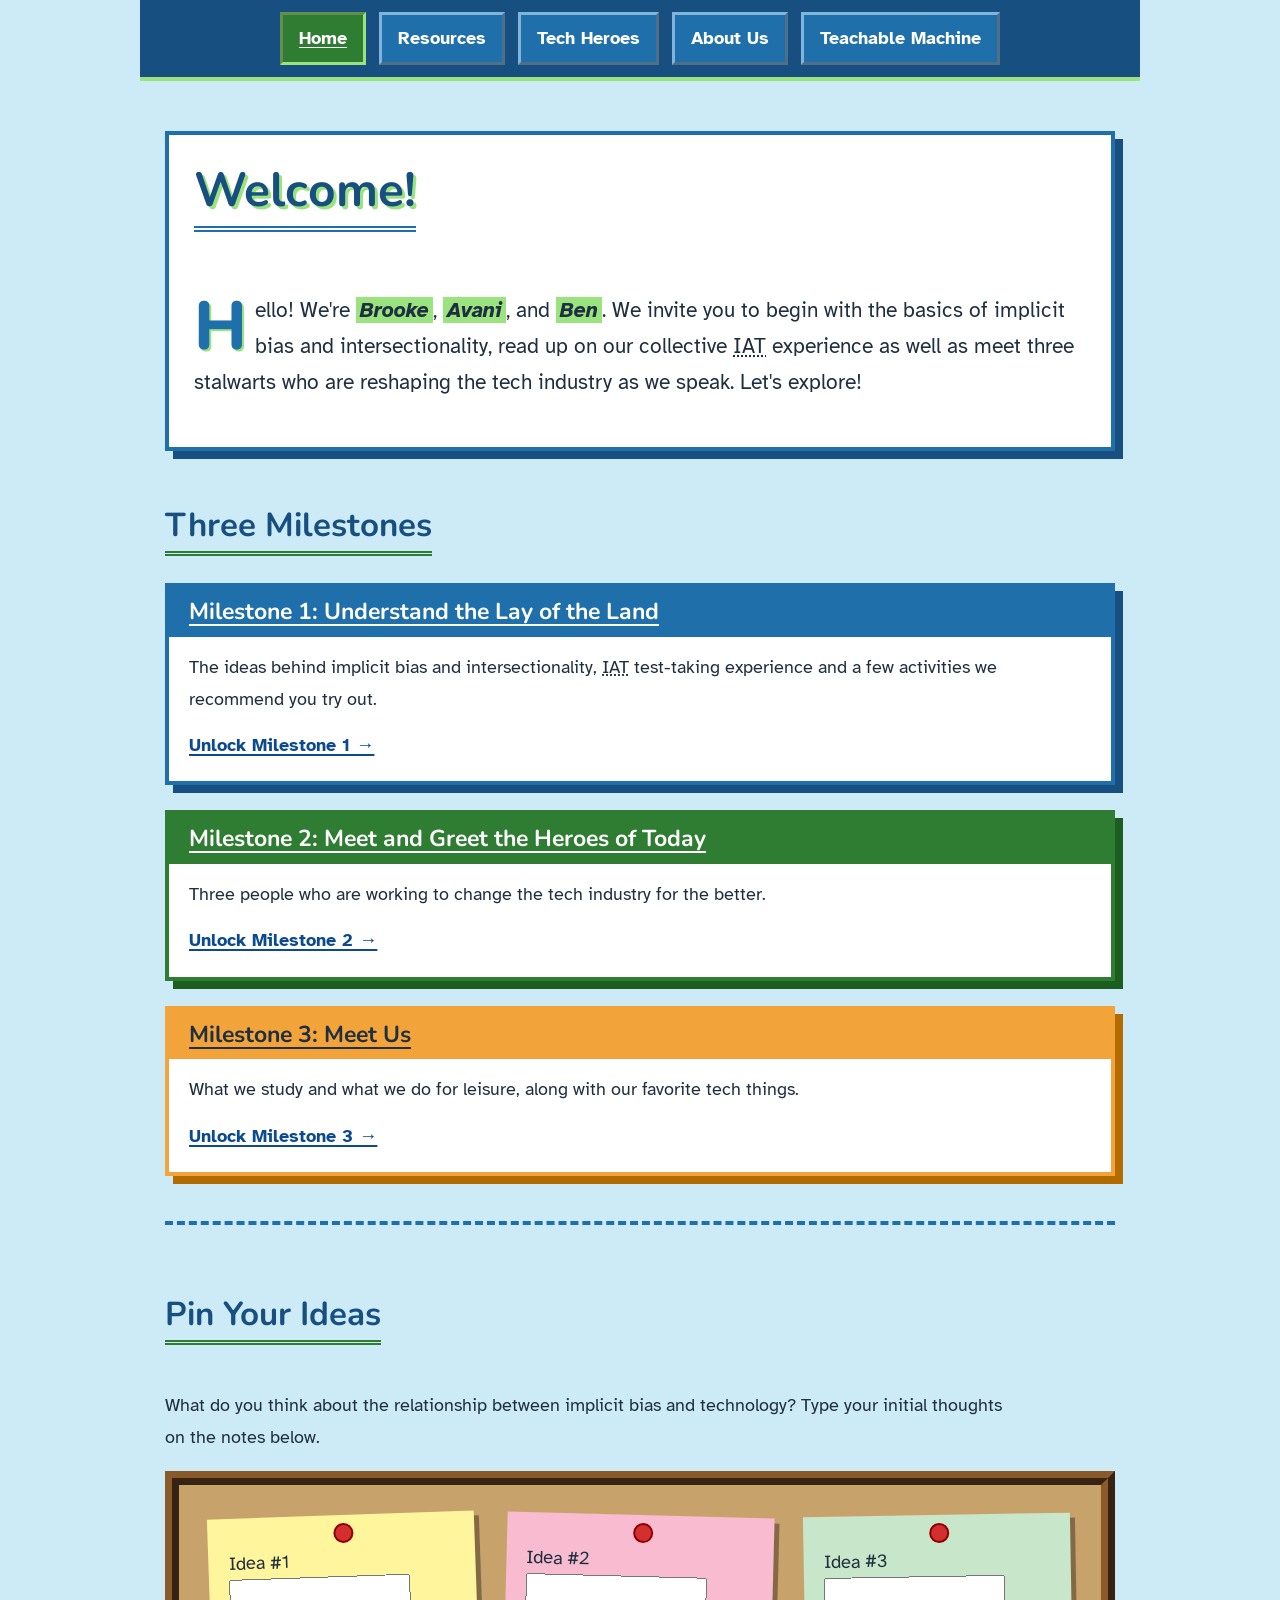
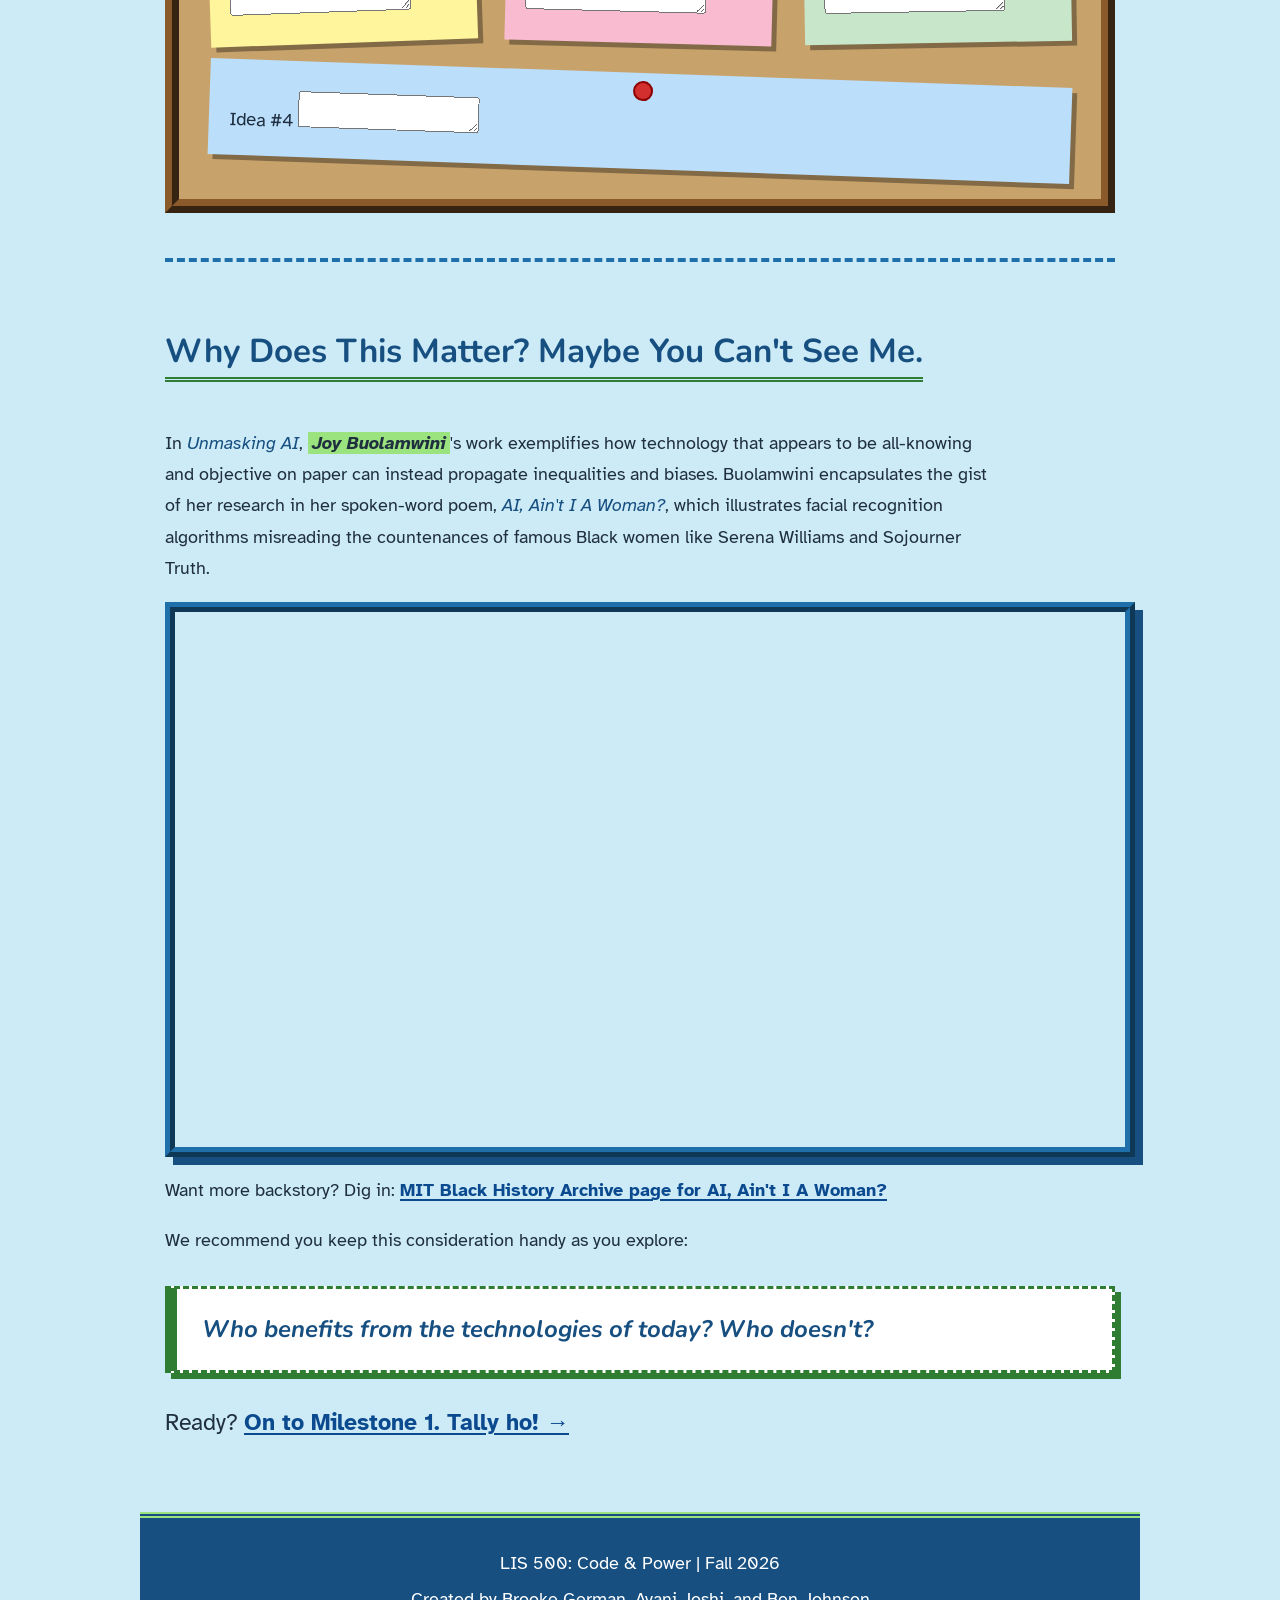
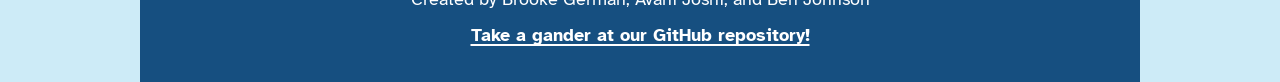
<file: index.html>
<!DOCTYPE html>
<html lang="en">
<head>
    <meta charset="UTF-8"> <!-- Displays different characters and symbols properly BG -->
    <meta name="viewport" content="width=device-width, initial-scale=1.0"> <!-- Changes website display based on device BG -->
    <title>Welcome to Code &amp; Power</title>
    <meta name="description" content="A guide to intersectionality, implicit bias, the IAT, some tech heroes of today, and more!">
    <link rel="preconnect" href="https://fonts.googleapis.com">
    <link rel="preconnect" href="https://fonts.gstatic.com" crossorigin>
    <link href="https://fonts.googleapis.com/css2?family=Atkinson+Hyperlegible:ital,wght@0,400;0,700;1,400;1,700&family=Nunito:ital,wght@0,700;0,800;1,700&family=IBM+Plex+Mono:wght@400&display=swap" rel="stylesheet">
    <link rel="stylesheet" href="stylepage.css">
</head>
<body>
    <a class="skip-link" href="#main">Skip to main content</a> <!-- This adds a hidden skip link that shows up when a keyboard user presses Tab so they can skip the nav AJ-->
    <header>
        <nav aria-label="Main navigation"> <!-- This adds our navigation to switch between all pages AJ-->
            <a href="index.html" class="current" aria-current="page">Home</a> <!-- This adds navigation to the index page BJ-->
            <a href="resource.html">Resources</a> <!-- This adds navigation to the resource page BJ-->
            <a href="tech-heroes.html">Tech Heroes</a> <!-- This adds navigation to the tech heroes page BJ-->
            <a href="about-us.html">About Us</a> <!-- This adds navigation to the about us page BJ-->
            <a href="teachableMachine.html">Teachable Machine</a>
        </nav>
    </header>
    <main id="main">
        <section class="splash" aria-labelledby="welcome-title"> <!-- This adds in a welcome section that is connected to the heading BG -->
            <h1 id="welcome-title">Welcome!</h1>
            <p class="intro">
                Hello! We're <span class="highlighted-name">Brooke</span>, <span class="highlighted-name">Avani</span>, and <span class="highlighted-name">Ben</span>. We invite you to begin with the basics of implicit bias and intersectionality, read up on our collective <abbr title="Implicit Association Test">IAT</abbr> experience as well as meet three stalwarts who are reshaping the tech industry as we speak. Let's explore!
            </p>
        </section>
        <section aria-labelledby="explore-title">
            <h2 id="explore-title">Three Milestones</h2>
            <div class="milestone-list">
                <article class="milestone-box"> <!-- This creates the box for Milestone 1 AJ-->
                    <h3>Milestone 1: Understand the Lay of the Land</h3> 
                    <p>The ideas behind implicit bias and intersectionality, <abbr title="Implicit Association Test">IAT</abbr> test-taking experience and a few activities we recommend you try out.</p>
                    <a href="resource.html">Unlock Milestone 1 <span aria-hidden="true">&rarr;</span></a>
                </article>
                <article class="milestone-box"> <!-- This creates the box for Milestone 2 AJ-->
                    <h3>Milestone 2: Meet and Greet the Heroes of Today</h3>
                    <p>Three people who are working to change the tech industry for the better.</p>
                    <a href="tech-heroes.html">Unlock Milestone 2 <span aria-hidden="true">&rarr;</span></a>
                </article>
                <article class="milestone-box"> <!-- This creates the box for Milestone 3 AJ-->
                    <h3>Milestone 3: Meet Us</h3>
                    <p>What we study and what we do for leisure, along with our favorite tech things.</p>
                    <a href="about-us.html">Unlock Milestone 3 <span aria-hidden="true">&rarr;</span></a>
                </article>
            </div>
        </section>
        <hr>
        <section aria-labelledby="pin-title"> <!-- This creates the pin board section where users can type their own ideas and thoughts AJ-->
            <h2 id="pin-title">Pin Your Ideas</h2>
            <p>What do you think about the relationship between implicit bias and technology? Type your initial thoughts on the notes below.</p>
            <div class="pin-board"> <!-- This creates the cork board that holds the sticky notes AJ-->
                <div class="sticky-note"> <!-- This adds a sticky note with a box to type in where the label is connected to the box AJ-->
                    <label for="idea-one">Idea #1</label>
                    <textarea id="idea-one" name="idea-one"></textarea> <!-- This is the sticky note for idea one BJ-->
                </div>
                <div class="sticky-note">
                    <label for="idea-two">Idea #2</label>
                    <textarea id="idea-two" name="idea-two"></textarea> <!-- This is the sticky note for idea two BJ-->
                </div>
                <div class="sticky-note">
                    <label for="idea-three">Idea #3</label>
                    <textarea id="idea-three" name="idea-three"></textarea> <!-- This is the sticky note for idea three BJ-->
                </div>
                <div class="sticky-note">
                    <label for="idea-four">Idea #4</label>
                    <textarea id="idea-four" name="idea-four"></textarea> <!-- This is the sticky note for idea four BJ-->
                </div>
            </div>
        </section>
        <hr>
        <section aria-labelledby="why-title"> <!-- This creates the section that explains why learning about bias in technology matters AJ-->
            <h2 id="why-title">Why Does This Matter? Maybe You Can't See Me.</h2>
            <p> <!-- This adds a short summary of Joy Buolamwini's work, and the em tags italicize the book and poem titles AJ-->
                In <em>Unmasking AI</em>, <span class="highlighted-name">Joy Buolamwini</span>'s work exemplifies how technology that appears to be all-knowing and objective on paper can instead propagate inequalities and biases. Buolamwini encapsulates the gist of her research in her spoken-word poem, <em>AI, Ain't I A Woman?</em>, which illustrates facial recognition algorithms misreading the countenances of famous Black women like Serena Williams and Sojourner Truth.
            </p>
            <div class="video-box"> <!-- This adds Joy Buolamwini's poem video from YouTube with an explanatory title AJ-->
                <iframe src="https://www.youtube.com/embed/QxuyfWoVV98" title="Video: Joy Buolamwini, AI, Ain't I A Woman? (spoken word poem)" loading="lazy" allow="accelerometer; autoplay; clipboard-write; encrypted-media; gyroscope; picture-in-picture; web-share" referrerpolicy="strict-origin-when-cross-origin" allowfullscreen></iframe>
            </div>
            <p>
                Want more backstory? Dig in:
                <a href="https://blackhistory.mit.edu/archive/joy-buolamwini-ai-ain-t-i-a-woman-2018">MIT Black History Archive page for AI, Ain't I A Woman?</a>
            </p>
            <p>We recommend you keep this consideration handy as you explore:</p>
            <blockquote>
                Who benefits from the technologies of today? Who doesn't?
            </blockquote>
            <p class="next-step">
                Ready? <a href="resource.html">On to Milestone 1. Tally ho! <span aria-hidden="true">&rarr;</span></a>
            </p>
        </section>
    </main>
    <footer>
        <p>LIS 500: Code &amp; Power | Fall 2026</p> <!-- This adds a footer for our site with our class, semester, names, and a link to our GitHub Repo AJ-->
        <p>Created by Brooke German, Avani Joshi, and Ben Johnson</p>
        <p><a href="https://github.com/ajoshi231/lis500-code-and-power-fa26">Take a gander at our GitHub repository!</a></p>
    </footer>
</body>
</html>
</file>
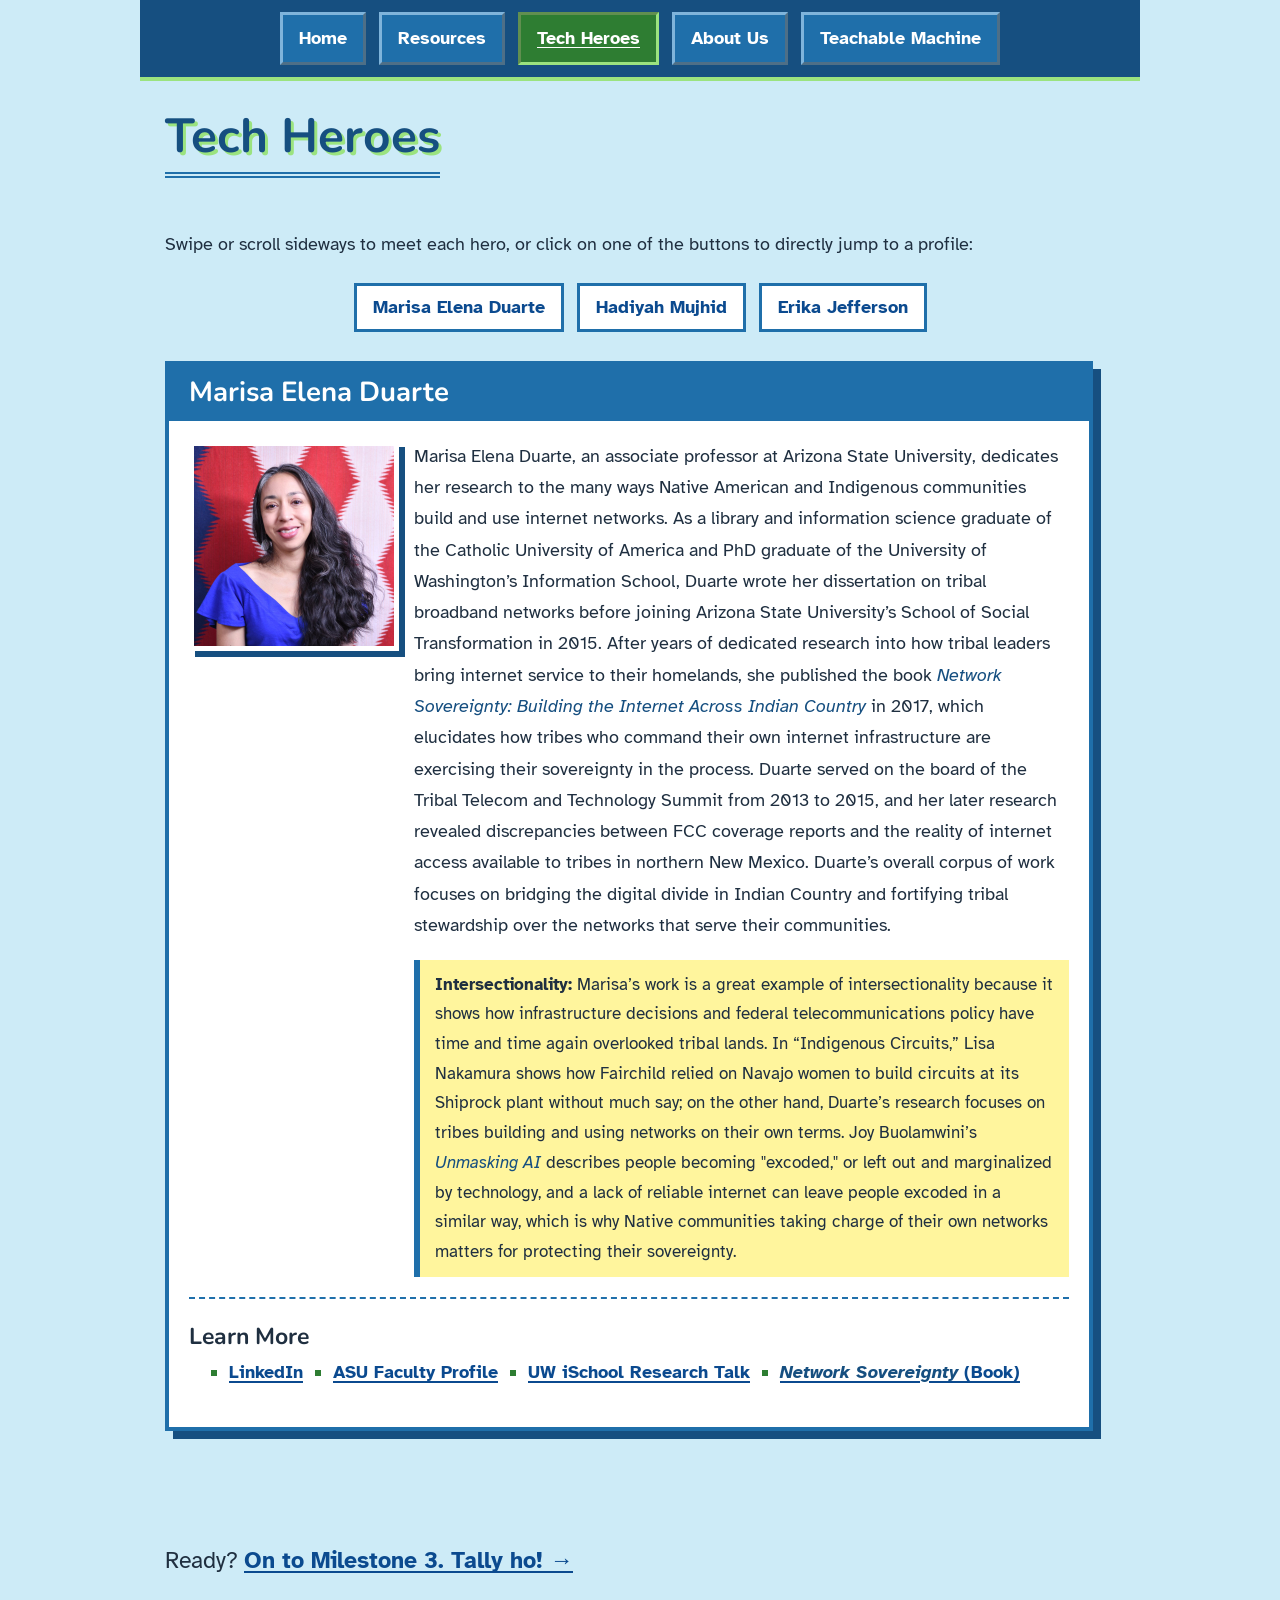
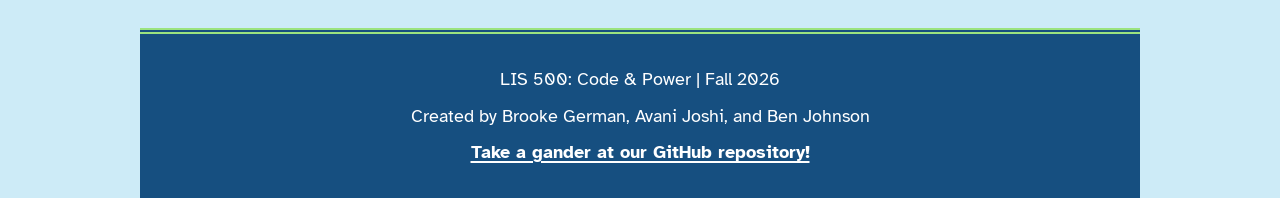
<file: tech-heroes.html>
<!DOCTYPE html>
<html lang="en">
<head>
    <meta charset="UTF-8">
    <meta name="viewport" content="width=device-width, initial-scale=1.0">
    <title>Tech Heroes</title>
    <link rel="preconnect" href="https://fonts.googleapis.com">
    <link rel="preconnect" href="https://fonts.gstatic.com" crossorigin>
    <link href="https://fonts.googleapis.com/css2?family=Atkinson+Hyperlegible:ital,wght@0,400;0,700;1,400;1,700&family=Nunito:ital,wght@0,700;0,800;1,700&family=IBM+Plex+Mono:wght@400&display=swap" rel="stylesheet">
    <link rel="stylesheet" href="stylepage.css">
</head>
<body>
    <a class="skip-link" href="#main">Skip to main content</a>
    <header>
        <nav aria-label="Main navigation"> <!-- Added this navigation to switch between all pages BG-->
            <a href="index.html">Home</a>
            <a href="resource.html">Resources</a>
            <a href="tech-heroes.html" class="current" aria-current="page">Tech Heroes</a>
            <a href="about-us.html">About Us</a>
            <a href="teachableMachine.html">Teachable Machine</a>
        </nav>
    </header>
    <main id="main">
        <h1>Tech Heroes</h1>
        <p>Swipe or scroll sideways to meet each hero, or click on one of the buttons to directly jump to a profile:</p>
        <div class="carousel-dots">
            <a href="#marisa">Marisa Elena Duarte</a>
            <a href="#hadiyah">Hadiyah Mujhid</a>
            <a href="#erika">Erika Jefferson</a>
        </div>
        <div class="hero-carousel" role="region" aria-label="Tech heroes carousel" tabindex="0">
            <section class="hero" id="marisa" aria-labelledby="marisa-name"> <!-- This creates the card that holds Marisa Elena Duarte's profile AJ-->
                <h2 class="name" id="marisa-name">Marisa Elena Duarte</h2> <!-- This adds Marisa Elena Duarte's at the top of the card AJ-->
                <div class="hero-body"> <!-- This will group both the picture of Marisa and her biography together in the card BG -->
                    <div class="photo">
                        <img src="marisa-duarte.jpg" alt="Photo of Marisa Elena Duarte"> <!-- This inputs a picture of one of our chosen tech heroes, Marisa Elena Duarte BJ-->
                    </div>
                    <div class="bio"> <!-- This adds a short bio about Marisa Elena Duarte and her life's work AJ-->
                        <p>
                            Marisa Elena Duarte, an associate professor at Arizona State University, dedicates her research to the many ways Native American and Indigenous communities build and use internet networks. As a library and information science graduate of the Catholic University of America and PhD graduate of the University of Washington’s Information School, Duarte wrote her dissertation on tribal broadband networks before joining Arizona State University’s School of Social Transformation in 2015. After years of dedicated research into how tribal leaders bring internet service to their homelands, she published the book <em>Network Sovereignty: Building the Internet Across Indian Country</em> in 2017, which elucidates how tribes who command their own internet infrastructure are exercising their sovereignty in the process. Duarte served on the board of the Tribal Telecom and Technology Summit from 2013 to 2015, and her later research revealed discrepancies between FCC coverage reports and the reality of internet access available to tribes in northern New Mexico. Duarte’s overall corpus of work focuses on bridging the digital divide in Indian Country and fortifying tribal stewardship over the networks that serve their communities.
                        </p>
                        <p class="intersection"><strong>Intersectionality:</strong> Marisa’s work is a great example of intersectionality because it shows how infrastructure decisions and federal telecommunications policy have time and time again overlooked tribal lands. In “Indigenous Circuits,” Lisa Nakamura shows how Fairchild relied on Navajo women to build circuits at its Shiprock plant without much say; on the other hand, Duarte’s research focuses on tribes building and using networks on their own terms. Joy Buolamwini’s <em>Unmasking AI</em> describes people becoming "excoded," or left out and marginalized by technology, and a lack of reliable internet can leave people excoded in a similar way, which is why Native communities taking charge of their own networks matters for protecting their sovereignty.</p>
                    </div>
                </div>
                <div class="links"> <!-- This adds links to sources where people can learn more about Marisa Elena Duarte's work and accolades AJ-->
                    <h3>Learn More</h3>
                    <ul> <!-- Adding in an unordered list for links to keep them more organized instead of a single line of links BG-->
                        <li><a href="https://www.linkedin.com/in/marisa-duarte-26921877/?isSelfProfile=false" target="_blank" rel="noopener">LinkedIn</a></li>
                        <li><a href="https://isearch.asu.edu/profile/753692" target="_blank" rel="noopener">ASU Faculty Profile</a></li>
                        <li><a href="https://ischool.uw.edu/events/2020/11/ischool-research-symposium-marisa-duarte" target="_blank" rel="noopener">UW iSchool Research Talk</a></li>
                        <li><a href="https://www.degruyterbrill.com/document/doi/10.1515/9780295741833/html" target="_blank" rel="noopener"><em>Network Sovereignty</em> (Book)</a></li>
                    </ul>
                </div>
            </section>
            <section class="hero" id="hadiyah" aria-labelledby="hadiyah-name"> <!-- This creates the card that holds Hadiyah Mujhid's profile BJ-->
                <h2 class="name" id="hadiyah-name">Hadiyah Mujhid</h2> <!-- This adds Hadiyah Mujhid's name at the top of the card BJ-->
                <div class="hero-body"> <!-- This will group both the picture of Hadiyah Mujhid and her biography together in the card BJ -->
                    <div class="photo">
                        <img src="Hadiyah%20photo.webp" alt="Photo of Hadiyah Mujhid"> <!-- This inputs a picture of one of our chosen tech heroes, Hadiyah Mujhid BJ-->
                    </div>
                    <div class="bio"> <!-- This adds a short bio about Hadiyah Mujhid and her life's work BJ-->
                        <p>
                            Hadiyah Mujhid, founder of HBCUvc, focuses her work on expanding access to venture capital and creating opportunities for historically underrepresented communities to participate in the startup ecosystem. A computer science graduate of the University of Maryland Eastern Shore and MBA graduate of Drexel University, Mujhid began her career as a software engineer and later founded Picturely, a computer vision startup. After experiencing firsthand the challenges entrepreneurs face when accessing funding and professional networks, she founded HBCUvc in 2017, a nonprofit that trains students from Historically Black Colleges and Universities (HBCUs) in venture capital and connects them with internships, mentorship, and investment opportunities. Through its programs, HBCUvc has helped place 181 fellows in paid venture capital internships, and its alumni participated in investment decisions that directed more than $10 million to Black-founded startups. Mujhid’s work focuses on diversifying the venture capital industry and helping historically excluded communities gain greater access to investment capital and wealth-building opportunities.
                        </p>
                        <p class="intersection"><strong>Intersectionality:</strong> Hadiyah’s work is a great example of intersectionality because HBCUvc focuses on where race, education, and wealth overlap, opening up venture capital networks that usually recruit from elite schools to HBCU students. Nakamura continues on to discuss in “Indigenous Circuits” how Fairchild praised Navajo women’s “innate” skill, which in reality kept them from getting proper credit at the time or even a fair share of the generational wealth they built with their blood, sweat, and tears; however, HBCUvc flips that script on its head by training Black students to be the investors with a seat at the table, actively making decisions and assuming positions of leadership.</p>
                    </div>
                </div>
                <div class="links"> <!-- This adds links that provide resources where people can learn more about Hadiyah Mujhid's work and accomplishments BJ-->
                    <h3>Learn More</h3>
                    <ul>
                        <li><a href="https://www.linkedin.com/in/hmujhid/?isSelfProfile=false" target="_blank" rel="noopener">LinkedIn</a></li>
                        <li><a href="https://hadiyah.me/page/2/" target="_blank" rel="noopener">Edge of Ecosystems</a></li>
                        <li><a href="https://peopleofcolorintech.com/interview/episode-24-hadiyah-mujhid/" target="_blank" rel="noopener">People of Color in Tech (Podcast)</a></li>
                        <li><a href="https://kamlashow.com/2019/11/25/women-in-stem-hadiyah-mujhid-of-hbcuvc/" target="_blank" rel="noopener">Women in STEM Interview (Video)</a></li>
                    </ul>
                </div>
            </section>
            <section class="hero" id="erika" aria-labelledby="erika-name"> <!-- This creates the card that holds Erika Jefferson's profile BJ-->
                <h2 class="name" id="erika-name">Erika Jefferson</h2> <!-- This adds Erika Jefferson's name at the top of the card BJ-->
                <div class="hero-body"> <!-- This will group both the picture of Erika Jefferson and her biography together in the card BJ -->
                    <div class="photo">
                        <img src="erika%20jefferson%20photo.jpeg" alt="Photo of Erika Jefferson"> <!-- This inputs a picture of one of our chosen tech heroes, Erika Jefferson BJ-->
                    </div>
                    <div class="bio"> <!-- This adds a short bio about Erika Jefferson and her life's work BJ-->
                        <p>
                            Erika Jefferson, President and Founder of Black Women in Science and Engineering (BWISE), focuses her work on closing the leadership gap for Black women in science, technology, engineering, and mathematics (STEM). Jefferson earned her bachelor's degree in Chemical Engineering from Louisiana State University and her MBA from Georgia Tech. She began her career in the corporate sector and went on to hold leadership and executive roles at major companies including Amoco, BP, Chevron, and Praxair, working across sales, business development, supply chain, and operations. Drawing on more than two decades of industry experience, Jefferson founded BWISE in 2015 to help underrepresented women advance their careers through mentorship, networking, and professional development. The organization connects Black women in STEM, particularly those in middle and senior management, to share experiences, build professional relationships, and access leadership opportunities. Through BWISE, Jefferson works to increase representation in STEM leadership and support the next generation of women in technical fields.
                        </p>
                        <p class="intersection"><strong>Intersectionality:</strong> Erika’s work is a great example of intersectionality because BWISE was built specifically for Black women, who are often left out when tech diversity efforts focus mostly on white women, something Erica Joy Baker calls "Colorless Diversity" in her piece "#FFFFFF Diversity." Baker even points out that the 2015 Grace Hopper Conference, a major celebration of women in computing, did not have a single Black woman as a headline speaker, which shows exactly why a space like BWISE is very much valuable. BWISE stood out for us because it empowers Black women to be seen as their own selves in the tech industry instead of being forced into just one narrow box or definition of identity.</p>
                    </div>
                </div>
                <div class="links"> <!-- This adds links that provide resources where people can learn more about Erika Jefferson's work and accomplishments BJ-->
                    <h3>Learn More</h3>
                    <ul>
                        <li><a href="https://www.linkedin.com/in/erikajeffersonmba/?isSelfProfile=false" target="_blank" rel="noopener">LinkedIn</a></li>
                        <li><a href="https://www.aiche.org/community/bio/erika-jefferson" target="_blank" rel="noopener">AIChE</a></li>
                        <li><a href="https://peopleofcolorintech.com/front/you-dont-see-women-of-color-engineers-launching-rockets-were-instead-given-the-bottom-rank-jobs-says-founder-on-a-mission-to-drive-change-in-the-industry/" target="_blank" rel="noopener">People of Color in Tech Interview</a></li>
                        <li><a href="https://techintersect.buzzsprout.com/1069351/5550727-tech-intersect-35-erika-jefferson-the-bwise-success-strategies-for-black-women-girls-in-stem" target="_blank" rel="noopener">Tech Intersect Interview (Podcast)</a></li>
                        <li><a href="https://www.youtube.com/channel/UC2GWuiAJgl3s_MOVgo4KXJA" target="_blank" rel="noopener">BWISE YouTube Channel (Video)</a></li>
                    </ul>
                </div>
            </section>
        </div>
        <p class="next-step">
            Ready? <a href="about-us.html">On to Milestone 3. Tally ho! <span aria-hidden="true">&rarr;</span></a>
        </p>
    </main>
    <footer>
        <p>LIS 500: Code &amp; Power | Fall 2026</p>
        <p>Created by Brooke German, Avani Joshi, and Ben Johnson</p>
        <p><a href="https://github.com/ajoshi231/lis500-code-and-power-fa26">Take a gander at our GitHub repository!</a></p>
    </footer>
</body>
</html>
</file>
<file: stylepage.css>
/* This sets up our color variables so we can reuse our color palette across the whole site */
:root {
  --sky-blue: #CDEBF7;
  --main-blue: #1F6FAA;
  --dark-blue: #164F80;
  --leaf-green: #2E7D32;
  --light-green: #9BE37F;
  --sunny-orange: #F2A33A;
  --sticky-yellow: #FFF59D;
  --sticky-pink: #F8BBD0;
  --sticky-green: #C8E6C9;
  --sticky-blue: #BBDEFB;
  --cork-brown: #C8A26B;
  --wood-brown: #8B5A2B;
  --white: #FFFFFF;
  --text-color: #1F2F40;
  --link-color: #0B4A8F;
  --visited-color: #4B2E83;
  --focus-color: #0B1F33;
}
/* This styles the main page background, font, and width */
body {
  background-color: var(--sky-blue);
  font-family: "Atkinson Hyperlegible", Arial, sans-serif;
  font-size: 1.15em;
  line-height: 1.7;
  color: var(--text-color);
  max-width: 1000px;
  margin: 0 auto;
}
::selection {
  background-color: var(--dark-blue);
  color: var(--white);
}
main {
  padding: 25px;
}
section {
  margin-bottom: 45px;
}
p, li, dd {
  max-width: 70ch;
}
/* This changes the font for our headings and adds the double line borders */
h1, h2, h3, summary {
  font-family: "Nunito", "Trebuchet MS", Arial, sans-serif;
  line-height: 1.3;
}
h1 {
  display: inline-block;
  margin-top: 0;
  padding-bottom: 4px;
  font-size: 2.6em;
  color: var(--dark-blue);
  text-shadow: 3px 3px 0 var(--light-green);
  border-bottom: 6px double var(--main-blue);
}
h2 {
  display: inline-block;
  padding-bottom: 4px;
  font-size: 1.8em;
  color: var(--dark-blue);
  border-bottom: 5px double var(--leaf-green);
}
h3 {
  font-size: 1.25em;
  border-bottom: 2px dashed;
}
/* This styles our links so they are bold, underlined, and change color on hover */
a {
  color: var(--link-color);
  font-weight: bold;
  text-decoration: underline;
  text-decoration-thickness: 2px;
  text-underline-offset: 3px;
  cursor: pointer;
}
a:visited {
  color: var(--visited-color);
}
a:hover {
  color: var(--leaf-green);
  text-decoration-thickness: 4px;
}
a:focus, summary:focus {
  outline: 3px solid var(--focus-color);
  outline-offset: 3px;
  background-color: var(--sticky-yellow);
  color: var(--focus-color);
}
abbr[title] {
  text-decoration: underline dotted;
  cursor: help;
}
em {
  color: var(--dark-blue);
}
.highlighted-name {
  padding: 0 4px;
  background-color: var(--light-green);
  color: var(--text-color);
  font-style: italic;
  font-weight: bold;
}
/* This hides the skip to main content link until a keyboard user presses the tab key */
.skip-link {
  position: absolute;
  left: -9999px;
  top: 10px;
  padding: 10px 15px;
  background-color: var(--white);
  color: black;
  border: 3px solid black;
  z-index: 200;
}
.skip-link:focus {
  left: 10px;
}
/* This creates the nav bar at the top of the page */
header {
  position: sticky;
  top: 0;
  z-index: 100;
}
nav {
  text-align: center;
  padding: 8px;
  background-color: var(--dark-blue);
  border-bottom: 4px solid var(--light-green);
}
nav a, nav a:visited {
  display: inline-block;
  margin: 4px;
  padding: 8px 16px;
  color: var(--white);
  background-color: var(--main-blue);
  border: 3px outset #7FB4DB;
  text-decoration: none;
}
nav a:hover {
  color: var(--white);
  text-decoration: underline;
}
nav a.current {
  background-color: var(--leaf-green);
  border: 3px inset var(--light-green);
  text-decoration: underline;
}
nav a:focus {
  outline: 3px solid var(--white);
  background-color: var(--sticky-yellow);
  color: var(--focus-color);
}
.splash {
  margin: 25px 0;
  padding: 25px;
  background-color: var(--white);
  border: 4px solid var(--main-blue);
  box-shadow: 8px 8px 0 var(--dark-blue);
}
.intro {
  font-size: 1.15em;
}
.intro::first-letter {
  float: left;
  padding: 4px 8px 0 0;
  font-family: "Nunito", "Trebuchet MS", Arial, sans-serif;
  font-size: 3.2em;
  font-weight: 800;
  line-height: 0.9;
  color: var(--main-blue);
  text-shadow: 2px 2px 0 var(--light-green);
}
details {
  margin-top: 20px;
  padding: 15px 20px;
  background-color: var(--sky-blue);
  border: 3px outset #7FB4DB;
}
summary {
  font-size: 1.1em;
  font-weight: 800;
  color: var(--dark-blue);
  cursor: pointer;
}
details[open] summary {
  margin-bottom: 10px;
  border-bottom: 2px dashed var(--dark-blue);
}
dt {
  margin-top: 10px;
  font-weight: bold;
  color: var(--dark-blue);
}
dd {
  margin-left: 20px;
}
/* This creates the milestone cards and changes the color of each one */
.milestone-box {
  margin-bottom: 25px;
  background-color: var(--white);
  border: 4px solid var(--main-blue);
  box-shadow: 8px 8px 0 var(--dark-blue);
}
.milestone-box h3 {
  margin: 0;
  padding: 10px 20px;
  background-color: var(--main-blue);
  color: var(--white);
  border-bottom: none;
  text-decoration: underline;
  text-decoration-thickness: 2px;
  text-underline-offset: 5px;
}
.milestone-box p {
  margin: 15px 20px;
}
.milestone-box a {
  display: inline-block;
  margin: 0 20px 20px 20px;
}
.milestone-box:nth-child(2) {
  border-color: var(--leaf-green);
  box-shadow: 8px 8px 0 #1B5E20;
}
.milestone-box:nth-child(2) h3 {
  background-color: var(--leaf-green);
}
.milestone-box:nth-child(3) {
  border-color: var(--sunny-orange);
  box-shadow: 8px 8px 0 #B36B00;
}
.milestone-box:nth-child(3) h3 {
  background-color: var(--sunny-orange);
  color: var(--text-color);
}
/* This creates the cork board and sticky notes on the homepage for our users to input their own thoughts */
.pin-board {
  display: flex;
  flex-wrap: wrap;
  gap: 30px;
  padding: 30px;
  background-color: var(--cork-brown);
  border: 14px ridge var(--wood-brown);
}
.sticky-note {
  position: relative;
  flex: 1;
  min-width: 200px;
  padding: 30px 20px 20px 20px;
  background-color: var(--sticky-yellow);
  color: var(--text-color);
  box-shadow: 5px 5px 0 rgba(0, 0, 0, 0.35);
  transform: rotate(-2deg);
}
.sticky-note::before {
  content: "";
  position: absolute;
  top: 8px;
  left: 50%;
  width: 16px;
  height: 16px;
  margin-left: -8px;
  background-color: #D32F2F;
  border: 2px solid #8E0000;
  border-radius: 50%;
}
.sticky-note:nth-child(2) {
  background-color: var(--sticky-pink);
  transform: rotate(1.5deg);
}
.sticky-note:nth-child(3) {
  background-color: var(--sticky-green);
  transform: rotate(-1deg);
}
.sticky-note:nth-child(4) {
  background-color: var(--sticky-blue);
  transform: rotate(2deg);
}
.sticky-note:hover, .sticky-note:focus-within {
  transform: rotate(0deg);
}
.sticky-note h3 {
  margin-top: 0;
  font-style: italic;
}
.sticky-note p {
  margin-bottom: 0;
}
.video-box iframe {
  display: block;
  width: 100%;
  aspect-ratio: 16 / 9;
  border: 10px ridge var(--main-blue);
  box-shadow: 8px 8px 0 var(--dark-blue);
}
blockquote {
  margin: 30px 0;
  padding: 20px 25px;
  background-color: var(--white);
  border: 3px dashed var(--leaf-green);
  border-left: 12px solid var(--leaf-green);
  box-shadow: 6px 6px 0 var(--leaf-green);
  font-family: "Nunito", "Trebuchet MS", Arial, sans-serif;
  font-size: 1.3em;
  font-weight: 700;
  font-style: italic;
  color: var(--dark-blue);
}
.next-step {
  font-size: 1.25em;
}
hr {
  margin: 40px 0;
  border: 0;
  border-top: 4px dashed var(--main-blue);
}
img {
  max-width: 100%;
  height: auto;
}
.image-left {
  float: left;
  width: 40%;
  margin: 0 20px 15px 0;
  border: 5px solid var(--white);
  box-shadow: 6px 6px 0 var(--dark-blue);
}
.image-right {
  float: right;
  width: 40%;
  margin: 0 0 15px 20px;
  border: 5px solid var(--white);
  box-shadow: 6px 6px 0 var(--dark-blue);
}
.image-center {
  display: block;
  width: 60%;
  margin: 20px auto;
  border: 5px solid var(--white);
  box-shadow: 6px 6px 0 var(--dark-blue);
}
figure {
  margin: 0;
}
figcaption {
  font-family: "IBM Plex Mono", monospace;
  font-size: 0.8em;
  color: #2F4254;
  text-align: center;
}
ul {
  list-style-type: square;
}
li {
  margin-bottom: 6px;
}
li::marker {
  color: var(--leaf-green);
}
footer {
  padding: 25px;
  background-color: var(--dark-blue);
  color: var(--white);
  text-align: center;
  border-top: 6px double var(--light-green);
}
footer p {
  margin: 5px auto;
}
footer a, footer a:visited {
  color: var(--white);
}
footer a:hover {
  color: var(--light-green);
}
footer a:focus {
  color: var(--focus-color);
}
/* This changes the layout for screens smaller than laptops */
@media screen and (max-width: 700px) {
  header {
    position: static;
  }
  main {
    padding: 15px;
  }
  h1 {
    font-size: 2em;
  }
  .splash {
    padding: 15px;
  }
  .pin-board {
    padding: 15px;
    border-width: 8px;
  }
  .image-left, .image-right, .image-center {
    float: none;
    width: 100%;
    margin: 0 0 15px 0;
  }
}
@media (prefers-reduced-motion: no-preference) {
  .sticky-note {
    transition: transform 0.3s;
  }
}
@media print {
  header, .skip-link, .video-box {
    display: none;
  }
  body {
    background-color: white;
    color: black;
  }
  .sticky-note {
    transform: none;
  }
  section {
    page-break-inside: avoid;
  }
}
/* This creates the name buttons and carousel for profile cards */
.carousel-dots {
  margin: 10px 0 20px 0;
  text-align: center;
}
.carousel-dots a {
  display: inline-block;
  margin: 4px;
  padding: 6px 16px;
  background-color: var(--white);
  border: 3px solid var(--main-blue);
  border-radius: 0;
  text-decoration: none;
}
.carousel-dots a:hover {
  background-color: var(--light-green);
  color: var(--text-color);
}
.hero-carousel {
  display: flex;
  gap: 30px;
  overflow-x: auto;
  scroll-snap-type: x mandatory;
  padding: 5px 15px 25px 5px;
  margin-bottom: 40px;
}
.hero-carousel:focus {
  outline: 3px solid var(--focus-color);
  outline-offset: 3px;
}
/* This creates the profile cards with the photo next to the bio */
.hero {
  flex: 0 0 calc(100% - 10px);
  scroll-snap-align: start;
  scroll-margin-top: 100px;
  background-color: var(--white);
  border: 4px solid var(--main-blue);
  box-shadow: 8px 8px 0 var(--dark-blue);
}
.hero .name {
  display: block;
  margin: 0;
  padding: 10px 20px;
  font-size: 1.5em;
  background-color: var(--main-blue);
  color: var(--white);
  border-bottom: none;
}
.hero-body {
  display: flex;
  align-items: flex-start;
  gap: 25px;
  padding: 20px;
}
.photo {
  flex: 0 0 200px;
}
.photo img {
  display: block;
  width: 100%;
  aspect-ratio: 1 / 1;
  object-fit: cover;
  border: 5px solid var(--white);
  box-shadow: 6px 6px 0 var(--dark-blue);
}
.bio p {
  margin-top: 0;
}
.bio .intersection {
  margin: 15px 0 0 0;
  padding: 10px 15px;
  font-size: 0.95em;
  background-color: var(--sticky-yellow);
  border-left: 6px solid var(--main-blue);
}
.links {
  margin: 0 20px;
  padding-bottom: 15px;
  border-top: 2px dashed var(--main-blue);
}
.links h3 {
  margin-bottom: 5px;
  border-bottom: none;
}
.links ul {
  display: flex;
  flex-wrap: wrap;
  gap: 5px 30px;
  margin-top: 0;
}
.hero:nth-of-type(2) {
  border-color: var(--leaf-green);
  box-shadow: 8px 8px 0 #1B5E20;
}
.hero:nth-of-type(2) .name {
  background-color: var(--leaf-green);
}
.hero:nth-of-type(2) .intersection {
  border-left-color: var(--leaf-green);
}
.hero:nth-of-type(3) {
  border-color: var(--sunny-orange);
  box-shadow: 8px 8px 0 #B36B00;
}
.hero:nth-of-type(3) .name {
  background-color: var(--sunny-orange);
  color: var(--text-color);
}
.hero:nth-of-type(3) .intersection {
  border-left-color: var(--sunny-orange);
}
@media (prefers-reduced-motion: no-preference) {
  .hero-carousel {
    scroll-behavior: smooth;
  }
}
@media screen and (max-width: 700px) {
  .hero-body {
    flex-direction: column;
  }
  .photo {
    flex-basis: auto;
    width: 60%;
  }
}
.image-box img {
  border: 5px solid black;
}
.ticker {
  overflow: hidden;
  background-color: var(--dark-blue);
  color: var(--white);
  border-top: 4px solid var(--light-green);
  border-bottom: 4px solid var(--light-green);
}
.ticker p {
  max-width: none;
  margin: 8px 0;
  font-weight: bold;
  text-align: center;
  white-space: nowrap;
}
@media (prefers-reduced-motion: no-preference) {
  .ticker p {
    display: inline-block;
    padding-left: 100%;
    text-align: left;
    animation: scroll 20s linear infinite;
  }
  @keyframes scroll {
    to {
      transform: translateX(-100%);
    }
  }
}
button {
  margin: 6px 6px 6px 0;
  padding: 12px 28px;
  font-size: 1.2em;
  font-weight: bold;
  color: var(--white);
  background-color: var(--main-blue);
  border: 3px outset #7FB4DB;
  cursor: pointer;
}
button:hover {
  background-color: var(--leaf-green);
}
button:focus {
  outline: 3px solid var(--focus-color);
  background-color: var(--sticky-yellow);
  color: var(--focus-color);
}
#webcam-container canvas {
  border: 5px solid var(--main-blue);
  box-shadow: 6px 6px 0 var(--dark-blue);
}
#top-guess {
  font-family: "Nunito", "Trebuchet MS", Arial, sans-serif;
  font-size: 2.5em;
  font-weight: bold;
  color: var(--dark-blue);
}
#label-container {
  font-family: "IBM Plex Mono", monospace;
}
h2[id] {
  scroll-margin-top: 100px;
}
.splash h2 {
  margin-top: 0;
}
.camera-buttons {
  margin: 15px 0;
}
.try-area {
  display: flex;
  flex-wrap: wrap;
  gap: 30px;
  align-items: flex-start;
}
#webcam-container:empty {
  display: none;
}
#top-guess {
  margin: 0 0 10px 0;
}
.ticker.paused p {
  animation-play-state: paused;
}
.ticker-button {
  display: block;
  margin: 10px auto 0 auto;
  padding: 6px 16px;
  font-size: 1em;
}
.photo-carousel {
  display: flex;
  gap: 30px;
  overflow-x: auto;
  scroll-snap-type: x mandatory;
  padding: 5px 15px 25px 5px;
}
.photo-carousel:focus {
  outline: 3px solid var(--focus-color);
  outline-offset: 3px;
}
.photo-slide {
  flex: 0 0 100%;
  scroll-snap-align: start;
  scroll-margin-top: 100px;
}
.photo-slide img {
  display: block;
  width: 300px;
  max-width: 100%;
  margin: 0 auto 8px auto;
  aspect-ratio: 1 / 1;
  object-fit: cover;
  border: 5px solid var(--white);
  box-shadow: 6px 6px 0 var(--dark-blue);
}
@media (prefers-reduced-motion: no-preference) {
  .photo-carousel {
    scroll-behavior: smooth;
  }
}
</file>
